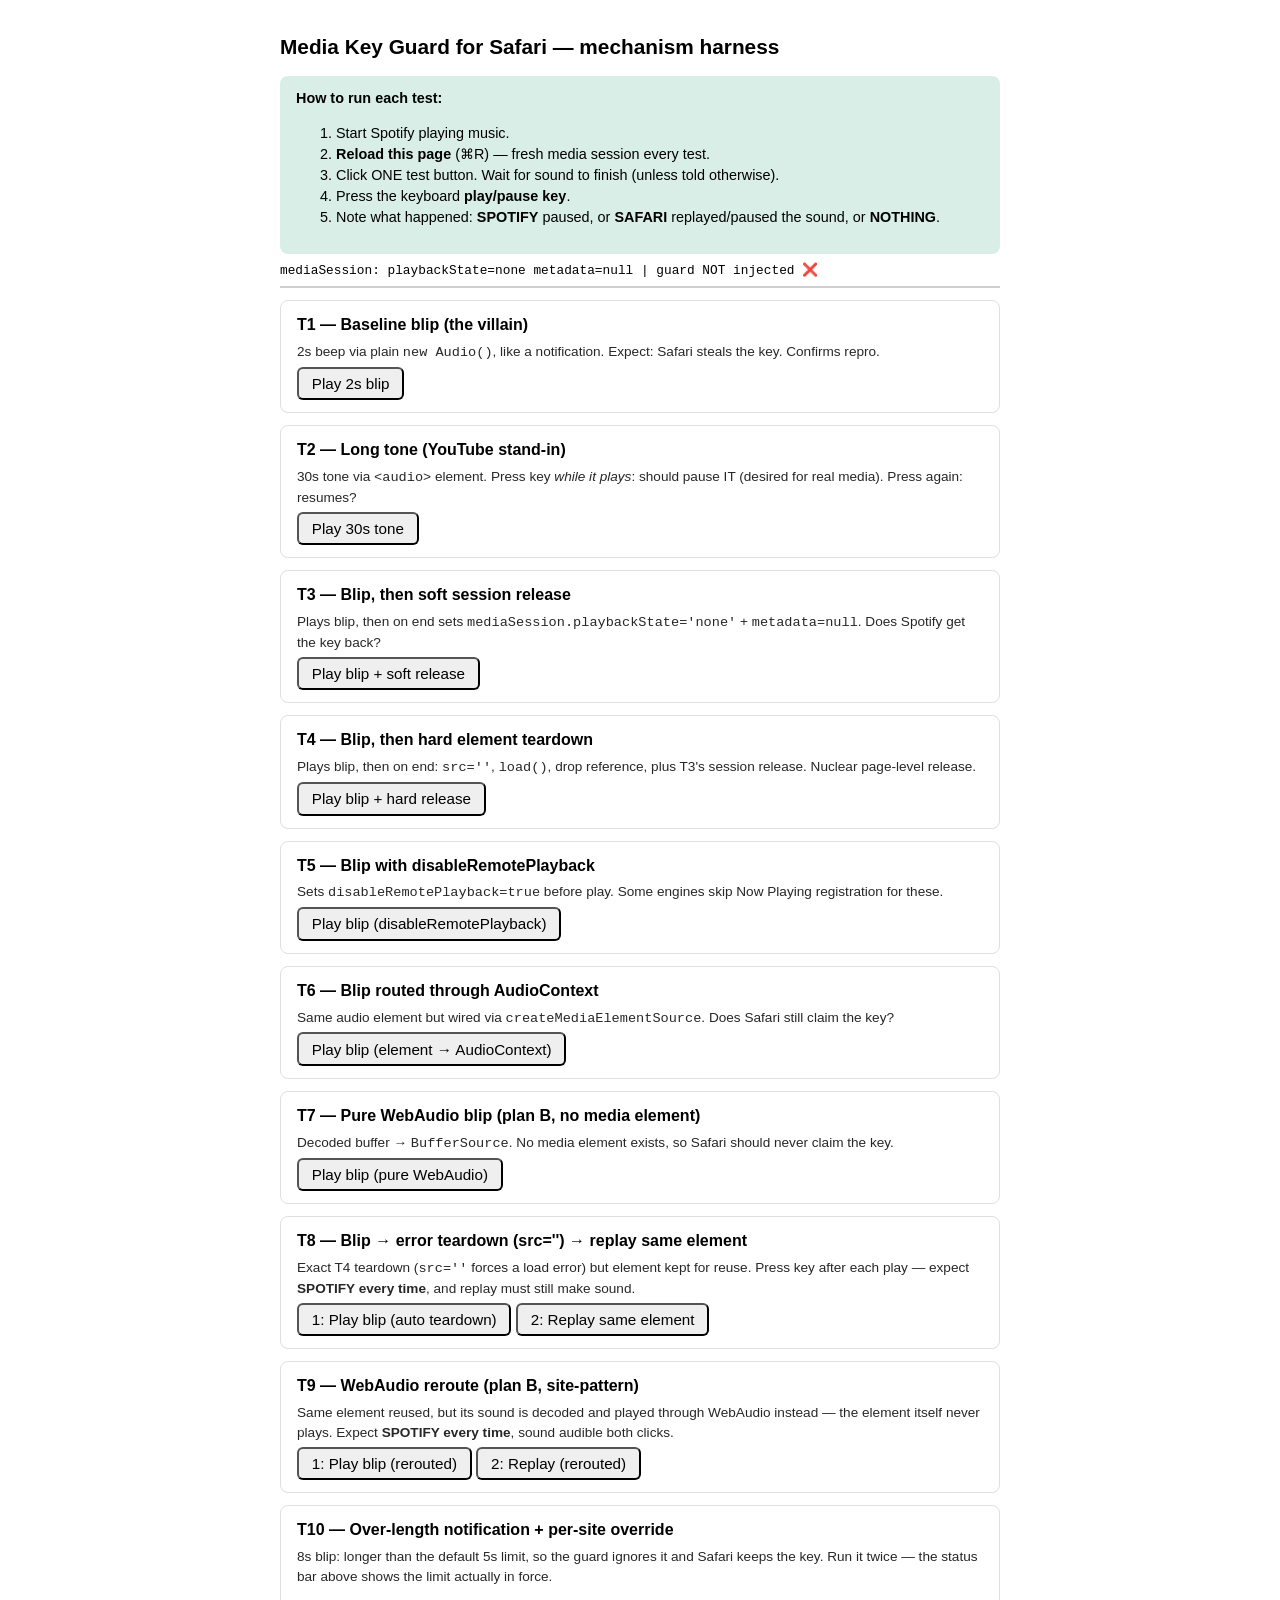
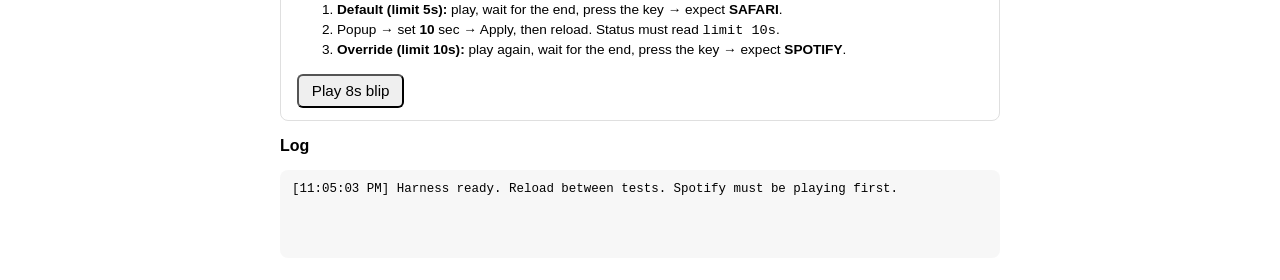
<file: harness/index.html>
<!DOCTYPE html>
<html lang="en">
<head>
<meta charset="utf-8">
<title>Media Key Guard for Safari — Phase 0 harness</title>
<style>
  :root { color-scheme: light dark; font-family: -apple-system, sans-serif; }
  body { max-width: 720px; margin: 2rem auto; padding: 0 1rem; line-height: 1.45; }
  h1 { font-size: 1.3rem; }
  .test { border: 1px solid #8884; border-radius: 8px; padding: .75rem 1rem; margin: .75rem 0; }
  .test h2 { font-size: 1rem; margin: 0 0 .35rem; }
  .test p { margin: .25rem 0; font-size: .85rem; opacity: .85; }
  button { font-size: .95rem; padding: .4rem .8rem; border-radius: 6px; cursor: pointer; }
  #status { position: sticky; top: 0; background: Canvas; border-bottom: 2px solid #8886;
            padding: .5rem 0; font: .8rem ui-monospace, monospace; }
  #log { font: .78rem ui-monospace, monospace; white-space: pre-wrap; background: #8881;
         border-radius: 8px; padding: .75rem; min-height: 4rem; }
  .steps { background: #4a83; border-radius: 8px; padding: .75rem 1rem; font-size: .9rem; }
</style>
</head>
<body>

<h1>Media Key Guard for Safari — mechanism harness</h1>

<div class="steps">
  <b>How to run each test:</b>
  <ol>
    <li>Start Spotify playing music.</li>
    <li><b>Reload this page</b> (⌘R) — fresh media session every test.</li>
    <li>Click ONE test button. Wait for sound to finish (unless told otherwise).</li>
    <li>Press the keyboard <b>play/pause key</b>.</li>
    <li>Note what happened: <b>SPOTIFY</b> paused, or <b>SAFARI</b> replayed/paused the sound, or <b>NOTHING</b>.</li>
  </ol>
</div>

<div id="status">mediaSession: (loading…)</div>

<div class="test">
  <h2>T1 — Baseline blip (the villain)</h2>
  <p>2s beep via plain <code>new Audio()</code>, like a notification. Expect: Safari steals the key. Confirms repro.</p>
  <button onclick="t1()">Play 2s blip</button>
</div>

<div class="test">
  <h2>T2 — Long tone (YouTube stand-in)</h2>
  <p>30s tone via <code>&lt;audio&gt;</code> element. Press key <i>while it plays</i>: should pause IT (desired for real media). Press again: resumes?</p>
  <button onclick="t2()">Play 30s tone</button>
</div>

<div class="test">
  <h2>T3 — Blip, then soft session release</h2>
  <p>Plays blip, then on end sets <code>mediaSession.playbackState='none'</code> + <code>metadata=null</code>. Does Spotify get the key back?</p>
  <button onclick="t3()">Play blip + soft release</button>
</div>

<div class="test">
  <h2>T4 — Blip, then hard element teardown</h2>
  <p>Plays blip, then on end: <code>src=''</code>, <code>load()</code>, drop reference, plus T3's session release. Nuclear page-level release.</p>
  <button onclick="t4()">Play blip + hard release</button>
</div>

<div class="test">
  <h2>T5 — Blip with disableRemotePlayback</h2>
  <p>Sets <code>disableRemotePlayback=true</code> before play. Some engines skip Now Playing registration for these.</p>
  <button onclick="t5()">Play blip (disableRemotePlayback)</button>
</div>

<div class="test">
  <h2>T6 — Blip routed through AudioContext</h2>
  <p>Same audio element but wired via <code>createMediaElementSource</code>. Does Safari still claim the key?</p>
  <button onclick="t6()">Play blip (element → AudioContext)</button>
</div>

<div class="test">
  <h2>T7 — Pure WebAudio blip (plan B, no media element)</h2>
  <p>Decoded buffer → <code>BufferSource</code>. No media element exists, so Safari should never claim the key.</p>
  <button onclick="t7()">Play blip (pure WebAudio)</button>
</div>

<div class="test">
  <h2>T8 — Blip → error teardown (src='') → replay same element</h2>
  <p>Exact T4 teardown (<code>src=''</code> forces a load error) but element kept for reuse.
     Press key after each play — expect <b>SPOTIFY every time</b>, and replay must still make sound.</p>
  <button onclick="t8()">1: Play blip (auto teardown)</button>
  <button onclick="t8()">2: Replay same element</button>
</div>

<div class="test">
  <h2>T9 — WebAudio reroute (plan B, site-pattern)</h2>
  <p>Same element reused, but its sound is decoded and played through WebAudio instead —
     the element itself never plays. Expect <b>SPOTIFY every time</b>, sound audible both clicks.</p>
  <button onclick="t9()">1: Play blip (rerouted)</button>
  <button onclick="t9()">2: Replay (rerouted)</button>
</div>

<div class="test">
  <h2>T10 — Over-length notification + per-site override</h2>
  <p>8s blip: longer than the default 5s limit, so the guard ignores it and Safari keeps the key.
     Run it twice — the status bar above shows the limit actually in force.</p>
  <ol style="font-size:.85rem">
    <li><b>Default (limit 5s):</b> play, wait for the end, press the key → expect <b>SAFARI</b>.</li>
    <li>Popup → set <b>10</b> sec → Apply, then reload. Status must read <code>limit 10s</code>.</li>
    <li><b>Override (limit 10s):</b> play again, wait for the end, press the key → expect <b>SPOTIFY</b>.</li>
  </ol>
  <button onclick="t10()">Play 8s blip</button>
</div>

<h2 style="font-size:1rem">Log</h2>
<div id="log"></div>

<script>
'use strict';

// ---------------------------------------------------------------------------
// WAV synthesis: build tones in JS so the page is fully self-contained (no
// external audio files, no CORS). 16-bit PCM mono WAV wrapped in a Blob URL.
// ---------------------------------------------------------------------------
function makeWavUrl(seconds, freq) {
  const rate = 44100;
  const n = Math.floor(rate * seconds);
  const buf = new ArrayBuffer(44 + n * 2);
  const v = new DataView(buf);
  const str = (off, s) => { for (let i = 0; i < s.length; i++) v.setUint8(off + i, s.charCodeAt(i)); };
  str(0, 'RIFF'); v.setUint32(4, 36 + n * 2, true); str(8, 'WAVE');
  str(12, 'fmt '); v.setUint32(16, 16, true); v.setUint16(20, 1, true); v.setUint16(22, 1, true);
  v.setUint32(24, rate, true); v.setUint32(28, rate * 2, true); v.setUint16(32, 2, true); v.setUint16(34, 16, true);
  str(36, 'data'); v.setUint32(40, n * 2, true);
  for (let i = 0; i < n; i++) {
    // Quiet sine with fade in/out so it doesn't click or deafen anyone.
    const env = Math.min(1, i / 2000, (n - i) / 2000);
    v.setInt16(44 + i * 2, Math.sin(2 * Math.PI * freq * i / rate) * 0.15 * env * 32767, true);
  }
  return URL.createObjectURL(new Blob([buf], { type: 'audio/wav' }));
}

const BLIP_URL = makeWavUrl(2, 880);   // 2s @ 880Hz — under Chrome's 5s "real content" bar
const LONG_URL = makeWavUrl(30, 440);  // 30s @ 440Hz — real content stand-in
const MID_URL  = makeWavUrl(8, 660);   // 8s @ 660Hz — over the default limit, under a 10s override

// ---------------------------------------------------------------------------
// Logging + live mediaSession readout
// ---------------------------------------------------------------------------
const logEl = document.getElementById('log');
function log(msg) {
  logEl.textContent += `[${new Date().toLocaleTimeString()}] ${msg}\n`;
  console.log(msg);
}

setInterval(() => {
  const ms = navigator.mediaSession;
  // __mediaKeyGuard is set by the extension's page.js to the sound-length
  // limit in force — visible proof the extension injected into THIS page
  // (it won't on file:// URLs), and which per-site override landed.
  const guard = window.__mediaKeyGuard
    ? `GUARD ACTIVE ✅ (limit ${window.__mediaKeyGuard}s)`
    : 'guard NOT injected ❌';
  document.getElementById('status').textContent = (ms
    ? `mediaSession: playbackState=${ms.playbackState}  metadata=${ms.metadata ? `"${ms.metadata.title}"` : 'null'}`
    : 'mediaSession: API unavailable') + '  |  ' + guard;
}, 500);

// Keep a reference alive during playback so GC can't be the variable that
// changes results between tests.
let currentEl = null;

// ---------------------------------------------------------------------------
// T1 — baseline: exactly what a notification sound does
// ---------------------------------------------------------------------------
function t1() {
  currentEl = new Audio(BLIP_URL);
  currentEl.onended = () => log('T1: blip ended. NOW press play/pause key. Who responds?');
  currentEl.play().then(() => log('T1: blip playing…')).catch(e => log('T1 play failed: ' + e));
}

// ---------------------------------------------------------------------------
// T2 — long content: media key SHOULD control this while playing
// ---------------------------------------------------------------------------
function t2() {
  currentEl = document.createElement('audio');
  currentEl.src = LONG_URL;
  document.body.appendChild(currentEl);
  currentEl.onpause = () => log('T2: element PAUSED (key controlled Safari — desired for real media)');
  currentEl.onplay  = () => log('T2: element playing');
  currentEl.play().then(() => log('T2: 30s tone playing — press key mid-playback')).catch(e => log('T2 play failed: ' + e));
}

// ---------------------------------------------------------------------------
// T3 — soft release: clear the page's media session after the blip ends
// ---------------------------------------------------------------------------
function t3() {
  currentEl = new Audio(BLIP_URL);
  currentEl.onended = () => {
    try {
      navigator.mediaSession.playbackState = 'none';
      navigator.mediaSession.metadata = null;
      // Also detach action handlers in case their mere presence keeps the claim.
      for (const a of ['play','pause','previoustrack','nexttrack','seekbackward','seekforward'])
        { try { navigator.mediaSession.setActionHandler(a, null); } catch {} }
      log('T3: blip ended, session cleared. NOW press play/pause key.');
    } catch (e) { log('T3 release failed: ' + e); }
  };
  currentEl.play().then(() => log('T3: blip playing…')).catch(e => log('T3 play failed: ' + e));
}

// ---------------------------------------------------------------------------
// T4 — hard release: destroy the element entirely, then clear session
// ---------------------------------------------------------------------------
function t4() {
  currentEl = new Audio(BLIP_URL);
  currentEl.onended = () => {
    try {
      currentEl.onended = null;
      currentEl.src = '';
      currentEl.load();          // forces WebKit to tear down the media resource
      currentEl = null;          // drop our only reference
      navigator.mediaSession.playbackState = 'none';
      navigator.mediaSession.metadata = null;
      log('T4: blip ended, element destroyed + session cleared. NOW press play/pause key.');
    } catch (e) { log('T4 teardown failed: ' + e); }
  };
  currentEl.play().then(() => log('T4: blip playing…')).catch(e => log('T4 play failed: ' + e));
}

// ---------------------------------------------------------------------------
// T5 — disableRemotePlayback before play
// ---------------------------------------------------------------------------
function t5() {
  currentEl = new Audio(BLIP_URL);
  currentEl.disableRemotePlayback = true;
  currentEl.onended = () => log('T5: blip ended. NOW press play/pause key.');
  currentEl.play().then(() => log('T5: blip playing (disableRemotePlayback=true)…')).catch(e => log('T5 play failed: ' + e));
}

// ---------------------------------------------------------------------------
// T6 — element routed into AudioContext via createMediaElementSource
// ---------------------------------------------------------------------------
let ctx6 = null;
function t6() {
  ctx6 = ctx6 || new AudioContext();
  ctx6.resume();
  currentEl = new Audio(BLIP_URL);
  const src = ctx6.createMediaElementSource(currentEl);
  src.connect(ctx6.destination);
  currentEl.onended = () => log('T6: blip ended. NOW press play/pause key.');
  currentEl.play().then(() => log('T6: blip playing via AudioContext…')).catch(e => log('T6 play failed: ' + e));
}

// ---------------------------------------------------------------------------
// T7 — plan B: no media element at all. fetch → decode → BufferSource
// ---------------------------------------------------------------------------
let ctx7 = null;
async function t7() {
  try {
    ctx7 = ctx7 || new AudioContext();
    await ctx7.resume();
    const raw = await (await fetch(BLIP_URL)).arrayBuffer();
    const decoded = await ctx7.decodeAudioData(raw);
    const src = ctx7.createBufferSource();
    src.buffer = decoded;
    src.connect(ctx7.destination);
    src.onended = () => log('T7: blip ended. NOW press play/pause key. (Should be SPOTIFY)');
    src.start();
    log('T7: pure WebAudio blip playing…');
  } catch (e) { log('T7 failed: ' + e); }
}

// ---------------------------------------------------------------------------
// T8 — the extension's real loop: play → teardown on ended → restore src so
// the same element can be replayed (sites reuse notification elements).
// Same element across both button clicks; do NOT reload between them.
//
// Teardown uses src='' (NOT removeAttribute): empty string resolves to the
// page URL, WebKit fails to load it as media, and the resulting error state
// is what actually releases Now Playing (T4 passed with this; the
// removeAttribute variant left Safari holding the keys).
// ---------------------------------------------------------------------------
let el8 = null;
function t8() {
  if (!el8) el8 = new Audio();
  // Restore phase: put the parked src back before playing (extension does
  // this lazily on the next play() call). src is '' after teardown.
  if (!el8.getAttribute('src')) { el8.src = BLIP_URL; el8.load(); }
  el8.onended = () => {
    try {
      el8.src = '';
      el8.load();                                  // exact T4 teardown — load error releases Now Playing
      navigator.mediaSession.playbackState = 'none';
      navigator.mediaSession.metadata = null;
      setTimeout(() => log(`T8: torn down (error=${el8.error ? el8.error.code : 'none'}). Press key (expect SPOTIFY), then replay.`), 300);
    } catch (e) { log('T8 teardown failed: ' + e); }
  };
  el8.play().then(() => log('T8: blip playing…')).catch(e => log('T8 play failed: ' + e));
}

// ---------------------------------------------------------------------------
// T9 — plan B as the extension would apply it: the site's element is never
// allowed to play; its audio is fetched, decoded, and played through
// WebAudio instead (T7 proved pure WebAudio never claims Now Playing).
// Same element reused across clicks, mimicking a site's cached ping element.
// ---------------------------------------------------------------------------
let el9 = null, ctx9 = null;
async function t9() {
  try {
    if (!el9) { el9 = new Audio(BLIP_URL); }       // site's element — we never call play() on it
    ctx9 = ctx9 || new AudioContext();
    await ctx9.resume();
    const raw = await (await fetch(el9.src)).arrayBuffer();
    const decoded = await ctx9.decodeAudioData(raw);
    const src = ctx9.createBufferSource();
    src.buffer = decoded;
    src.connect(ctx9.destination);
    src.onended = () => log('T9: blip ended. Press key (expect SPOTIFY), then replay.');
    src.start();
    log('T9: blip playing via WebAudio reroute…');
  } catch (e) { log('T9 failed: ' + e); }
}

// ---------------------------------------------------------------------------
// T10 — 8s sound: over the default 5s limit, under a 10s per-site override.
// The guard itself does the work here; this test only supplies the sound.
// ---------------------------------------------------------------------------
function t10() {
  currentEl = new Audio(MID_URL);
  currentEl.onended = () => log(
    `T10: 8s blip ended (limit in force: ${window.__mediaKeyGuard || 'none'}s). ` +
    'NOW press play/pause key.'
  );
  currentEl.play()
    .then(() => log('T10: 8s blip playing…'))
    .catch(e => log('T10 play failed: ' + e));
}

log('Harness ready. Reload between tests. Spotify must be playing first.');
</script>
</body>
</html>
</file>
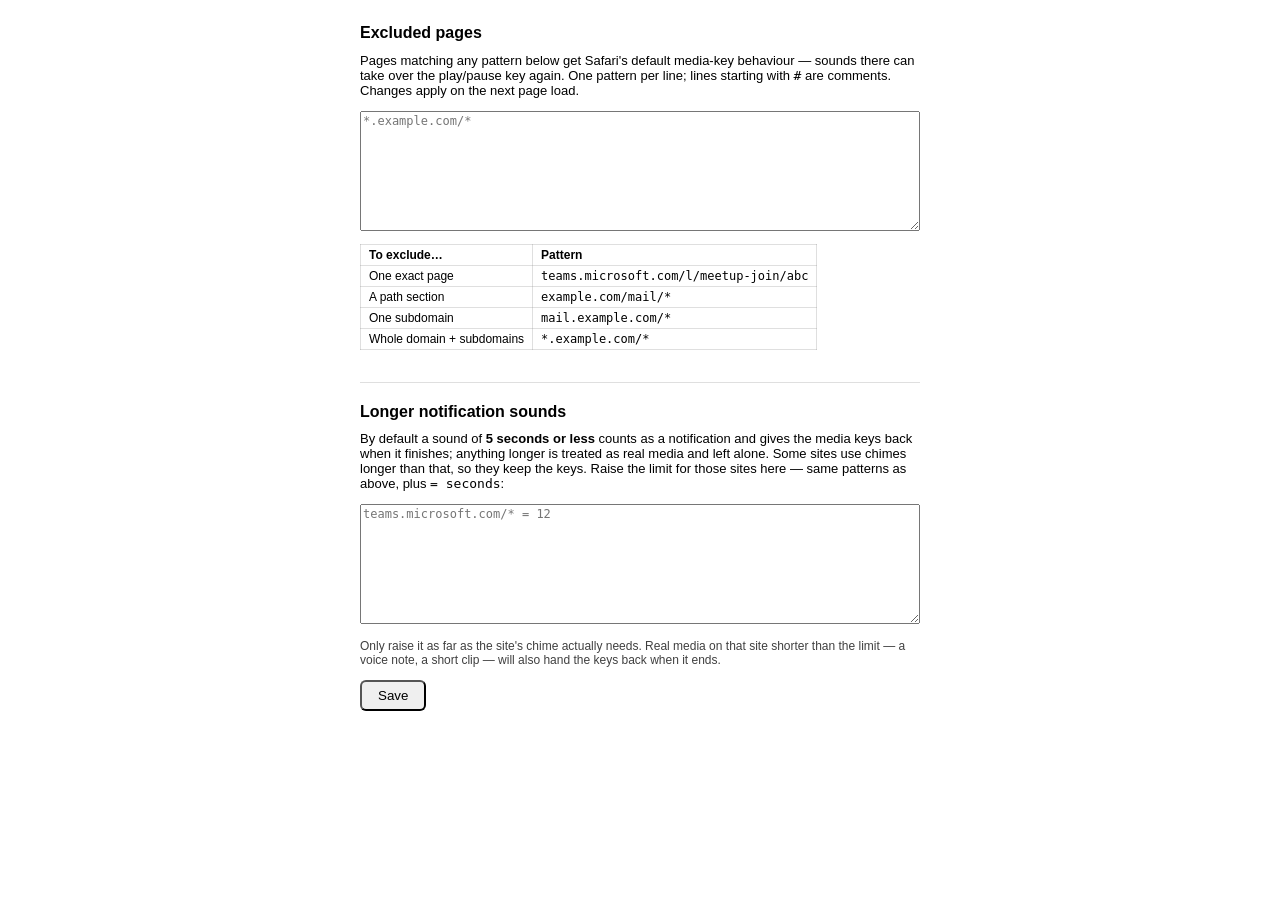
<file: extension/options.html>
<!DOCTYPE html>
<html lang="en">
<head>
<meta charset="utf-8">
<title>Media Key Guard for Safari — Site Lists</title>
<style>
  :root { color-scheme: light dark; }
  body {
    font-family: -apple-system, sans-serif;
    font-size: 13px;
    max-width: 560px;
    margin: 1.5rem auto;
    padding: 0 1rem;
  }
  h1 { font-size: 16px; }
  h1 + p { margin-top: 0; }
  h1:not(:first-of-type) { margin-top: 2rem; border-top: 1px solid #8884; padding-top: 1.25rem; }
  textarea {
    width: 100%;
    min-height: 120px;
    font: 12px ui-monospace, monospace;
    box-sizing: border-box;
  }
  table { border-collapse: collapse; font-size: 12px; margin: 10px 0; }
  td, th { border: 1px solid #8884; padding: 3px 8px; text-align: left; }
  td:last-child { font-family: ui-monospace, monospace; }
  #save { padding: 6px 16px; border-radius: 6px; cursor: pointer; }
  #msg { margin-left: 10px; }
  #msg.ok { color: #2e8b57; }
  #msg.err { color: #b04a4a; }
  .warn { font-size: 12px; opacity: .75; }
</style>
</head>
<body>
<h1>Excluded pages</h1>
<p>Pages matching any pattern below get Safari's default media-key behaviour —
   sounds there can take over the play/pause key again. One pattern per line;
   lines starting with <code>#</code> are comments. Changes apply on the next
   page load.</p>
<textarea id="list" spellcheck="false" placeholder="*.example.com/*"></textarea>

<table>
  <tr><th>To exclude…</th><th>Pattern</th></tr>
  <tr><td>One exact page</td><td>teams.microsoft.com/l/meetup-join/abc</td></tr>
  <tr><td>A path section</td><td>example.com/mail/*</td></tr>
  <tr><td>One subdomain</td><td>mail.example.com/*</td></tr>
  <tr><td>Whole domain + subdomains</td><td>*.example.com/*</td></tr>
</table>

<h1>Longer notification sounds</h1>
<p>By default a sound of <b>5 seconds or less</b> counts as a notification and
   gives the media keys back when it finishes; anything longer is treated as
   real media and left alone. Some sites use chimes longer than that, so they
   keep the keys. Raise the limit for those sites here — same patterns as
   above, plus <code>= seconds</code>:</p>
<textarea id="overrides" spellcheck="false"
          placeholder="teams.microsoft.com/* = 12"></textarea>
<p class="warn">Only raise it as far as the site's chime actually needs. Real
   media on that site shorter than the limit — a voice note, a short clip —
   will also hand the keys back when it ends.</p>

<p><button id="save">Save</button><span id="msg"></span></p>

<script src="matcher.js"></script>
<script src="options.js"></script>
</body>
</html>
</file>
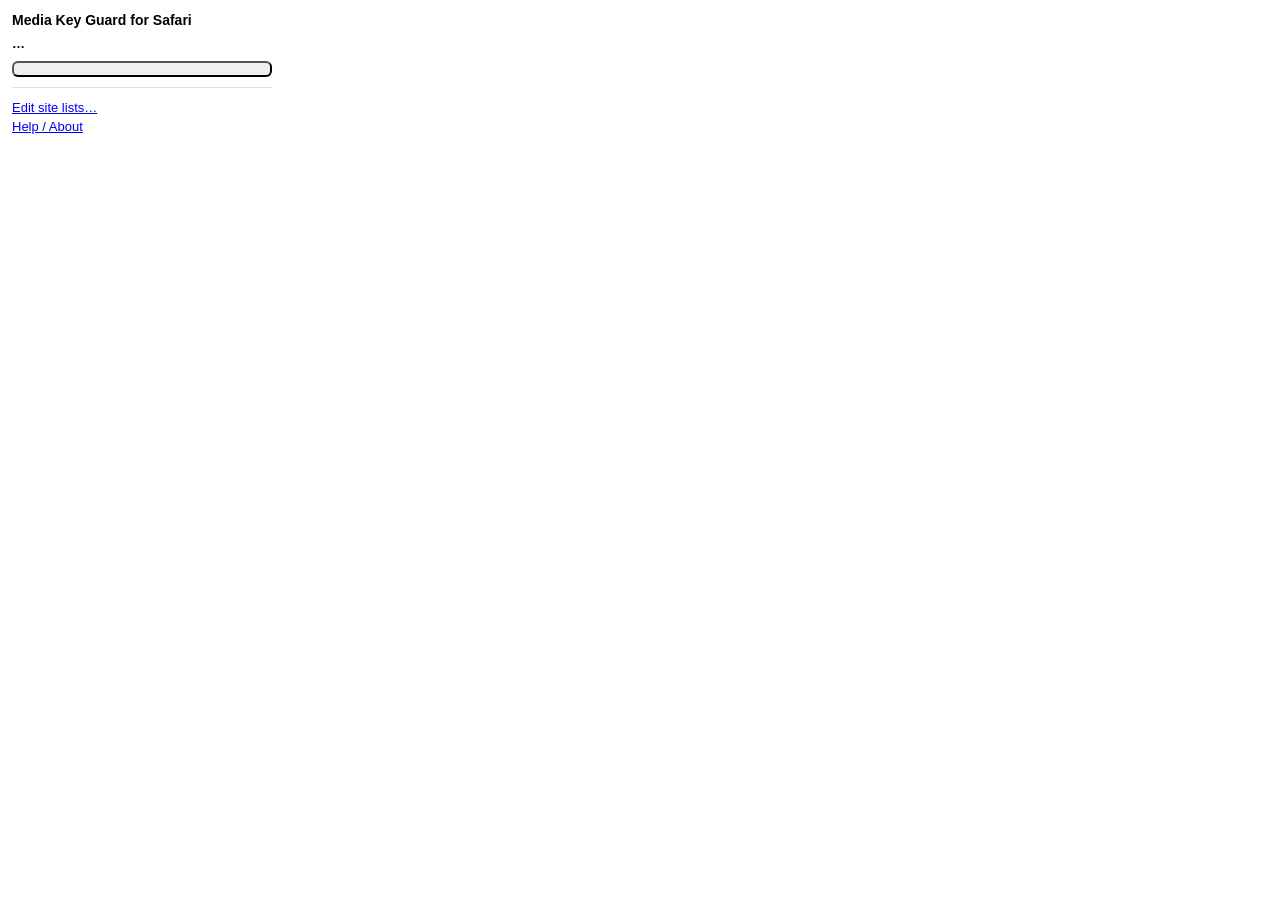
<file: extension/popup.html>
<!DOCTYPE html>
<html lang="en">
<head>
<meta charset="utf-8">
<style>
  :root { color-scheme: light dark; }
  body {
    font-family: -apple-system, sans-serif;
    font-size: 13px;
    width: 260px;
    margin: 0;
    padding: 12px;
  }
  h1 { font-size: 14px; margin: 0 0 8px; }
  #state { font-weight: 600; margin: 0 0 10px; }
  #state.active { color: #2e8b57; }
  #state.excluded { color: #b04a4a; }
  button {
    display: block;
    width: 100%;
    padding: 6px;
    margin: 6px 0;
    border-radius: 6px;
    cursor: pointer;
  }
  #limit { margin-top: 10px; border-top: 1px solid #8884; padding-top: 8px; }
  #limit label { display: block; font-size: 11px; opacity: .75; margin-bottom: 4px; }
  .row { display: flex; align-items: center; gap: 6px; }
  .row input { width: 56px; padding: 5px; font: inherit; }
  .row button { width: auto; flex: 1; margin: 0; }
  .links { margin-top: 10px; border-top: 1px solid #8884; padding-top: 8px; }
  .links a { display: block; margin: 4px 0; }
  #note { opacity: .75; font-size: 11px; }
</style>
</head>
<body>
<h1>Media Key Guard for Safari</h1>
<p id="state">…</p>
<button id="toggle" hidden></button>
<div id="limit" hidden>
  <label for="secs">Treat sounds up to this long as notifications:</label>
  <div class="row">
    <input id="secs" type="number" min="1" max="600" step="1" value="10">
    <span>sec</span>
    <button id="apply">Apply</button>
  </div>
  <button id="clear" hidden>Back to 5s default</button>
</div>
<p id="note" hidden>Reload the page for this change to take effect.</p>
<div class="links">
  <a href="#" id="options">Edit site lists…</a>
  <a href="https://github.com/Streamlining-Life/MediaKeyGuardForSafari#readme" target="_blank" rel="noopener">Help / About</a>
</div>
<script src="matcher.js"></script>
<script src="popup.js"></script>
</body>
</html>
</file>
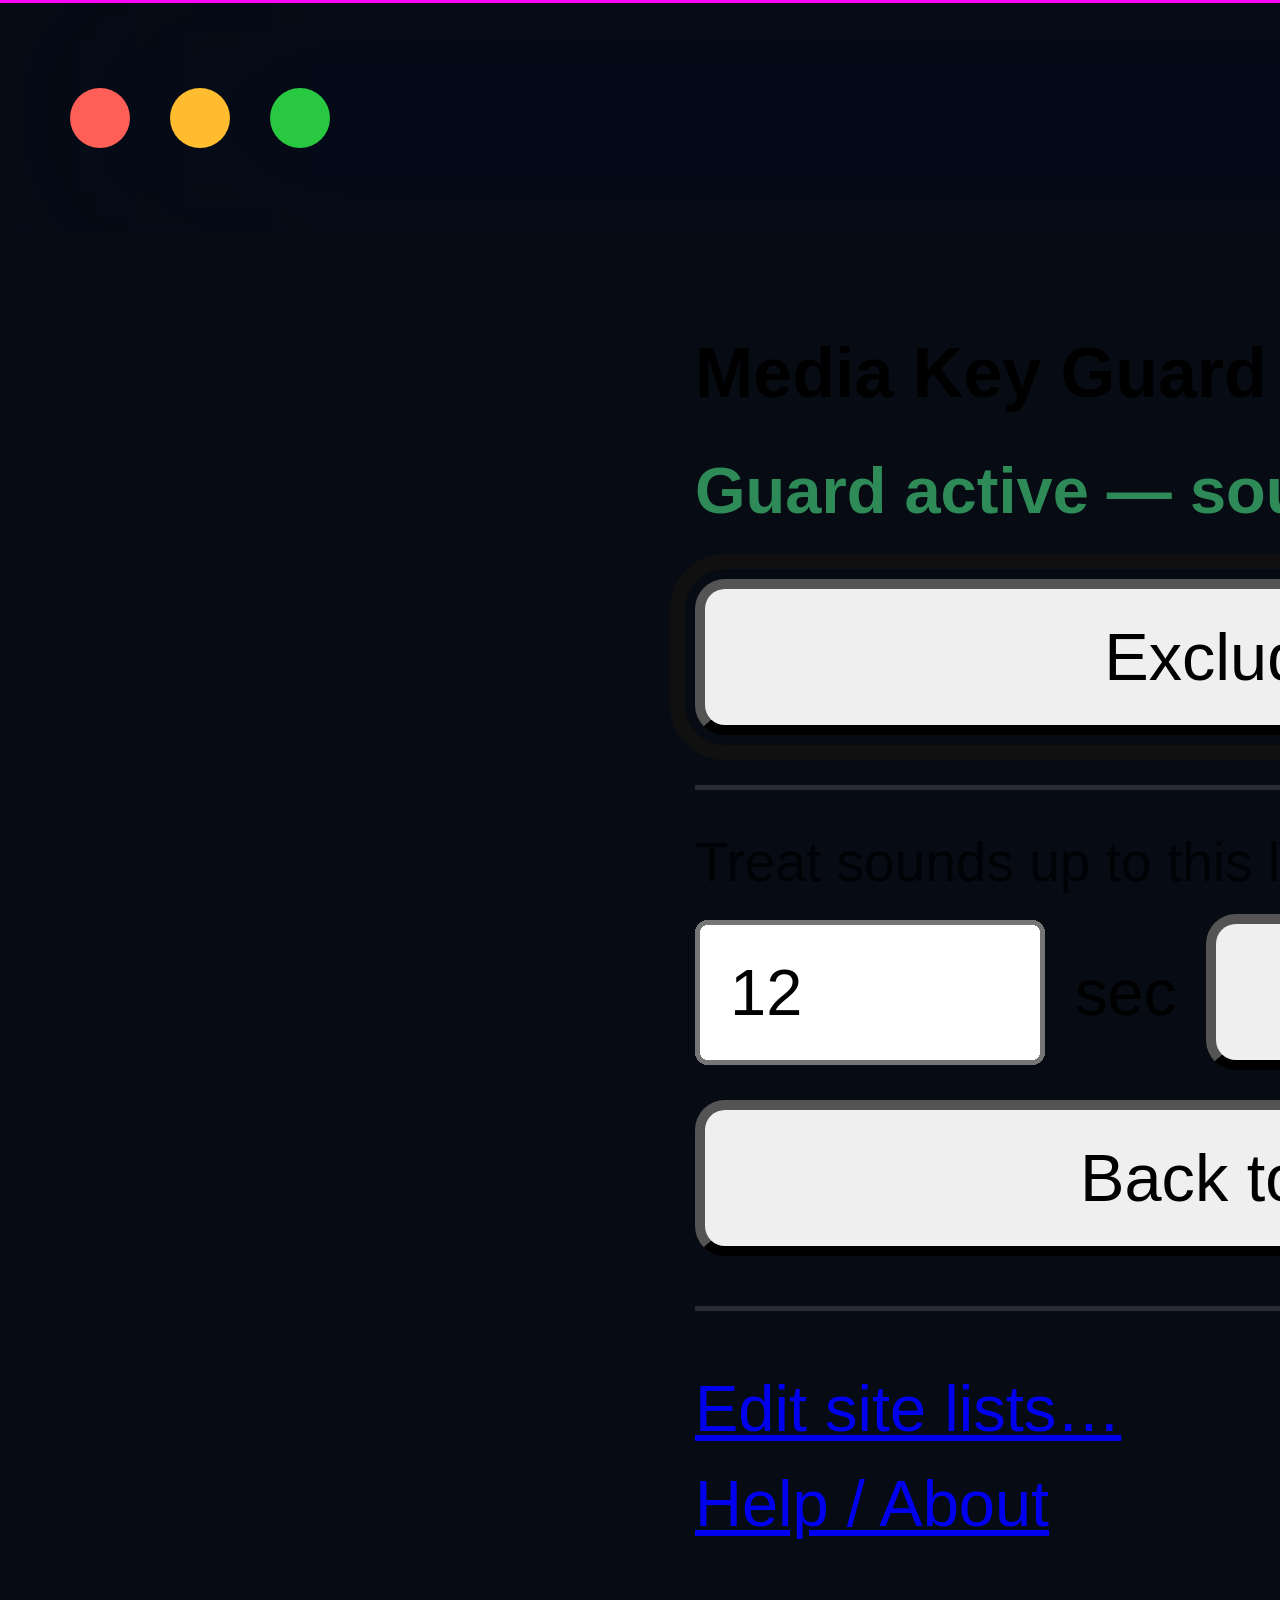
<file: tools/shotcanvas-popup.html>
<!DOCTYPE html>
<html lang="en" data-theme="{{THEME}}">
<head>
<meta charset="utf-8">
<title>App Store shot — toolbar popup</title>
<link rel="stylesheet" href="shotcanvas.css">
<!--
  App Store screenshot canvas: the toolbar popup, hanging off a rebuilt Safari
  toolbar over a generated wallpaper. Rendered by REAL SAFARI via
  tools/make-shots.sh, so every control below — buttons, the number stepper,
  the focus ring on the autofocused button — is drawn by WebKit itself from
  the extension's own stylesheet. Nothing here styles a control.

  The popup is the extension's popup.html markup and CSS, re-rendered at final
  size rather than enlarged from a capture. The toolbar icon is the real icon
  file, so it cannot drift from the shipped release. Only the state sentence
  is hand-written — it comes from popup.js talking to Safari's tab API, which
  cannot run here; keep it in step with render() in the extension's popup.js.
-->
<style>
  /* The design grid is 576x360; zoom 5 lays it out at 2880x1800 CSS px,
     which on a 1x display is 2880x1800 device px — the App Store slot.
     Every coordinate below is in the 576x360 space. */
  .frame {
    width: 576px;
    height: 360px;
    zoom: 5;
  }
  .toolbar { height: 46px; }
  .toolbar .spacer { flex: .6; }
  .toolbar .pill { flex: 1; }

  /* Anchored under the toolbar button, the way Safari drops a popover. The
     pointer is centred on the button (x 269), not on the panel, and clipped
     to the gap between toolbar and panel — it is its own part of the
     popover, and the overlap at its base is the visible seam. */
  .popup {
    position: absolute;
    z-index: 2;
    top: 54px;
    left: 127px;
  }
  .pointer-clip {
    z-index: 3;
    top: 46px;
    left: 257px;
  }

  /* ---- the extension's popup.html stylesheet, verbatim ---------------- */
  .popup {
    font-family: -apple-system, sans-serif;
    font-size: 13px;
    width: 260px;
    margin: 0;
    padding: 12px;
  }
  .popup h1 { font-size: 14px; margin: 0 0 8px; }
  .popup #state { font-weight: 600; margin: 0 0 10px; }
  .popup #state.active { color: #2e8b57; }
  .popup #state.excluded { color: #b04a4a; }
  .popup button {
    display: block;
    width: 100%;
    padding: 6px;
    margin: 6px 0;
    border-radius: 6px;
    cursor: pointer;
  }
  .popup #limit { margin-top: 10px; border-top: 1px solid #8884; padding-top: 8px; }
  .popup #limit label { display: block; font-size: 11px; opacity: .75; margin-bottom: 4px; }
  .popup .row { display: flex; align-items: center; gap: 6px; }
  .popup .row input { width: 56px; padding: 5px; font: inherit; }
  .popup .row button { width: auto; flex: 1; margin: 0; }
  .popup .links { margin-top: 10px; border-top: 1px solid #8884; padding-top: 8px; }
  .popup .links a { display: block; margin: 4px 0; }

  /* ---- the panel macOS draws around it ------------------------------- */
  /* Only the panel: its glass comes from .glass in shotcanvas.css, its text
     colour from the document colour scheme. Controls are Safari's. */
  .popup {
    box-sizing: content-box;
    border-radius: 16px;
    color: CanvasText;
  }

  /* The one control Safari mis-draws under zoom: the native focus ring is
     painted at fixed physical thickness, so at 5x it comes out hairline.
     Replace it with a ring that scales, in the system accent colour Safari
     itself uses. Thickness and stand-off match a real popup capture. */
  #toggle:focus {
    outline: 3px solid -webkit-focus-ring-color;
    outline-offset: 2px;
  }
</style>
</head>
<body>

<div class="frame">
  <div class="toolbar">
    <div class="lights"><i></i><i></i><i></i></div>
    <div class="spacer"></div>
    <div class="ext-button"><img src="../app/MediaKeyGuardForSafari/MediaKeyGuardForSafari%20Extension/Resources/images/icon-512.png" alt=""></div>
    <div class="pill">
      <svg width="11" height="11" viewBox="0 0 16 16" fill="none" stroke="currentColor" stroke-width="1.6">
        <circle cx="7" cy="7" r="4.6"/><path d="M10.4 10.4 14 14"/>
      </svg>
    </div>
  </div>

  <div class="pointer-clip"><div class="pointer glass"></div></div>

  <!-- the extension's popup.html body, in the state popup.js renders for a site
       carrying a 12-second override. autofocus puts Safari's own focus ring
       on the first button, as a freshly opened popup has. -->
  <div class="popup glass">
    <h1>Media Key Guard for Safari</h1>
    <p id="state" class="active">Guard active — sounds up to 12s ✅</p>
    <button id="toggle" autofocus>Exclude this site</button>
    <div id="limit">
      <label for="secs">Treat sounds up to this long as notifications:</label>
      <div class="row">
        <input id="secs" type="number" min="1" max="600" step="1" value="12">
        <span>sec</span>
        <button id="apply">Apply</button>
      </div>
      <button id="clear">Back to 5s default</button>
    </div>
    <div class="links">
      <a href="#" id="options">Edit site lists…</a>
      <a href="https://github.com/Streamlining-Life/MediaKeyGuardForSafari#readme">Help / About</a>
    </div>
  </div>
</div>

</body>
</html>
</file>
<file: tools/shotcanvas.css>
/* shotcanvas.css — shared furniture for the App Store screenshot canvases.
 *
 * The canvases are rendered by REAL SAFARI (driven by tools/make-shots.sh),
 * not a headless engine, precisely so that form controls — buttons, the
 * number stepper, the focus ring — are drawn by WebKit itself. Nothing in
 * here styles a control: the popup and options markup carry the extension's
 * own stylesheets verbatim, and Safari does the rest. This file only paints
 * what sits AROUND the page in a real screenshot: wallpaper, Safari-style
 * toolbar, popover panel and pointer.
 *
 * The glass is genuine as far as CSS goes: macOS blurs what is behind these
 * surfaces and `backdrop-filter` is the same operation over the generated
 * wallpaper. The rim highlight stands in for Liquid Glass's specular edge,
 * which is a shader with no CSS equivalent.
 *
 * Geometry: the user's display runs at 1x, so device pixels == CSS pixels.
 * Each canvas lays out a .frame of 2880x1800 CSS px (via zoom) and the
 * capture script crops exactly that region out of the Safari window, using
 * the magenta sentinel strip body::before draws above the frame.
 */

/* Forced per-shot by the {{THEME}} stamp — controls follow the document
   colour scheme, so each theme renders regardless of the system setting. */
:root[data-theme="light"] { color-scheme: light; }
:root[data-theme="dark"] { color-scheme: dark; }

/* ---- palettes --------------------------------------------------------- */
:root[data-theme="light"] {
  --wallpaper: radial-gradient(70% 60% at 18% 8%, rgba(255, 176, 205, .85), transparent 62%),
               radial-gradient(75% 65% at 88% 22%, rgba(126, 178, 235, .80), transparent 60%),
               radial-gradient(85% 70% at 50% 96%, rgba(255, 138, 62, .88), transparent 62%),
               radial-gradient(60% 50% at 12% 78%, rgba(255, 196, 120, .70), transparent 60%),
               linear-gradient(168deg, #cfe0f2 0%, #e6cddd 45%, #f6b98a 100%);

  --toolbar-bg: rgba(255, 255, 255, .72);
  --toolbar-edge: rgba(0, 0, 0, .10);
  --pill-bg: rgba(0, 0, 0, .06);
  --pill-ring: rgba(0, 0, 0, .07);
  --pill-text: rgba(0, 0, 0, .70);

  --panel-bg: rgba(248, 246, 250, .80);
  --panel-rim: rgba(255, 255, 255, .85);
  --panel-outline: rgba(0, 0, 0, .16);
  --panel-edge: rgba(0, 0, 0, .12);
  --glass-filter: blur(40px) saturate(150%);
}

:root[data-theme="dark"] {
  --wallpaper: radial-gradient(80% 70% at 82% 74%, rgba(255, 142, 58, .50), transparent 62%),
               radial-gradient(55% 50% at 92% 88%, rgba(255, 74, 30, .45), transparent 58%),
               radial-gradient(95% 85% at 16% 12%, rgba(46, 96, 208, .48), transparent 64%),
               radial-gradient(60% 55% at 40% 92%, rgba(24, 148, 220, .32), transparent 62%),
               radial-gradient(40% 40% at 62% 40%, rgba(180, 90, 255, .22), transparent 66%),
               linear-gradient(158deg, #050810 0%, #0b1322 55%, #121a2c 100%);

  --toolbar-bg: rgba(28, 30, 36, .62);
  --toolbar-edge: rgba(255, 255, 255, .14);
  --pill-bg: rgba(255, 255, 255, .11);
  --pill-ring: rgba(255, 255, 255, .10);
  --pill-text: rgba(255, 255, 255, .78);

  --panel-bg: rgba(50, 50, 55, .80);
  --panel-rim: rgba(255, 255, 255, .22);
  --panel-outline: rgba(0, 0, 0, .55);
  --panel-edge: rgba(0, 0, 0, .45);
  --glass-filter: blur(40px) saturate(190%);
}

html, body { margin: 0; }
body {
  background: #05070d;
  -webkit-font-smoothing: antialiased;
}

/* Sentinel for the capture script: a solid magenta strip whose bottom edge
   marks where the 2880x1800 frame begins in the window capture. Cropped out
   of the final image. */
body::before {
  content: "";
  display: block;
  height: 3px;
  background: #ff00ff;
}

/* ---- generated wallpaper --------------------------------------------- */
/* Layered gradients rather than an image file: nothing to license, and it
   regenerates identically on every machine. Warm against cool so the glass
   has something to pick up either side of the panel. */
.frame {
  position: relative;
  overflow: hidden;
  background-color: #070b14;
  background-image: var(--wallpaper);
}

/* ---- Safari furniture ------------------------------------------------- */
.toolbar {
  position: relative;
  z-index: 3;
  display: flex;
  align-items: center;
  gap: 10px;
  padding: 0 14px;
  background: var(--toolbar-bg);
  backdrop-filter: blur(28px) saturate(180%);
  -webkit-backdrop-filter: blur(28px) saturate(180%);
  border-bottom: .5px solid var(--toolbar-edge);
}

.lights {
  display: flex;
  gap: 8px;
  margin-right: 4px;
}
.lights i {
  width: 12px;
  height: 12px;
  border-radius: 50%;
  background: #ff5f57;
}
.lights i:nth-child(2) { background: #febc2e; }
.lights i:nth-child(3) { background: #28c840; }

/* The toolbar button the popup hangs from. Its artwork is the extension's own
   icon file, so the screenshot cannot drift from the shipped icon. */
.ext-button {
  display: grid;
  place-items: center;
  width: 32px;
  height: 26px;
  border-radius: 7px;
}
.ext-button img {
  width: 20px;
  height: 20px;
  display: block;
  border-radius: 5px;
}

.pill {
  display: flex;
  align-items: center;
  justify-content: center;
  gap: 7px;
  flex: 1;
  height: 26px;
  border-radius: 7px;
  background: var(--pill-bg);
  box-shadow: inset 0 0 0 .5px var(--pill-ring);
  font: 12px -apple-system, sans-serif;
  color: var(--pill-text);
}
.pill img {
  width: 13px;
  height: 13px;
  display: block;
  border-radius: 3px;
}
.pill svg { opacity: .55; }

/* ---- glass ------------------------------------------------------------ */
.glass {
  background: var(--panel-bg);
  backdrop-filter: var(--glass-filter);
  -webkit-backdrop-filter: var(--glass-filter);
  /* Outside in: drop shadows, a dark hairline at the very edge, then the
     inner keyline just inside it. */
  box-shadow:
    0 16px 46px var(--panel-edge),
    0 2px 8px rgba(0, 0, 0, .22),
    0 0 0 .5px var(--panel-outline),
    inset 0 0 0 1px var(--panel-rim);
}

/* Popover pointer: a SEPARATE part of the popover, not a bump on the panel.
   The clip window covers only the gap between toolbar and panel, so of the
   rotated square inside it just the triangle shows — its base landing on the
   panel's top edge, whose keyline runs on behind it as the visible seam. The
   two exposed edges carry their own hairline. */
.pointer-clip {
  position: absolute;
  overflow: hidden;
  width: 23px;
  height: 9px;
}
.pointer {
  position: absolute;
  top: 2px;
  left: 4px;
  width: 15px;
  height: 15px;
  border-radius: 3px;
  transform: rotate(45deg);
  border-top: 1px solid var(--panel-outline);
  border-left: 1px solid var(--panel-outline);
}
</file>
